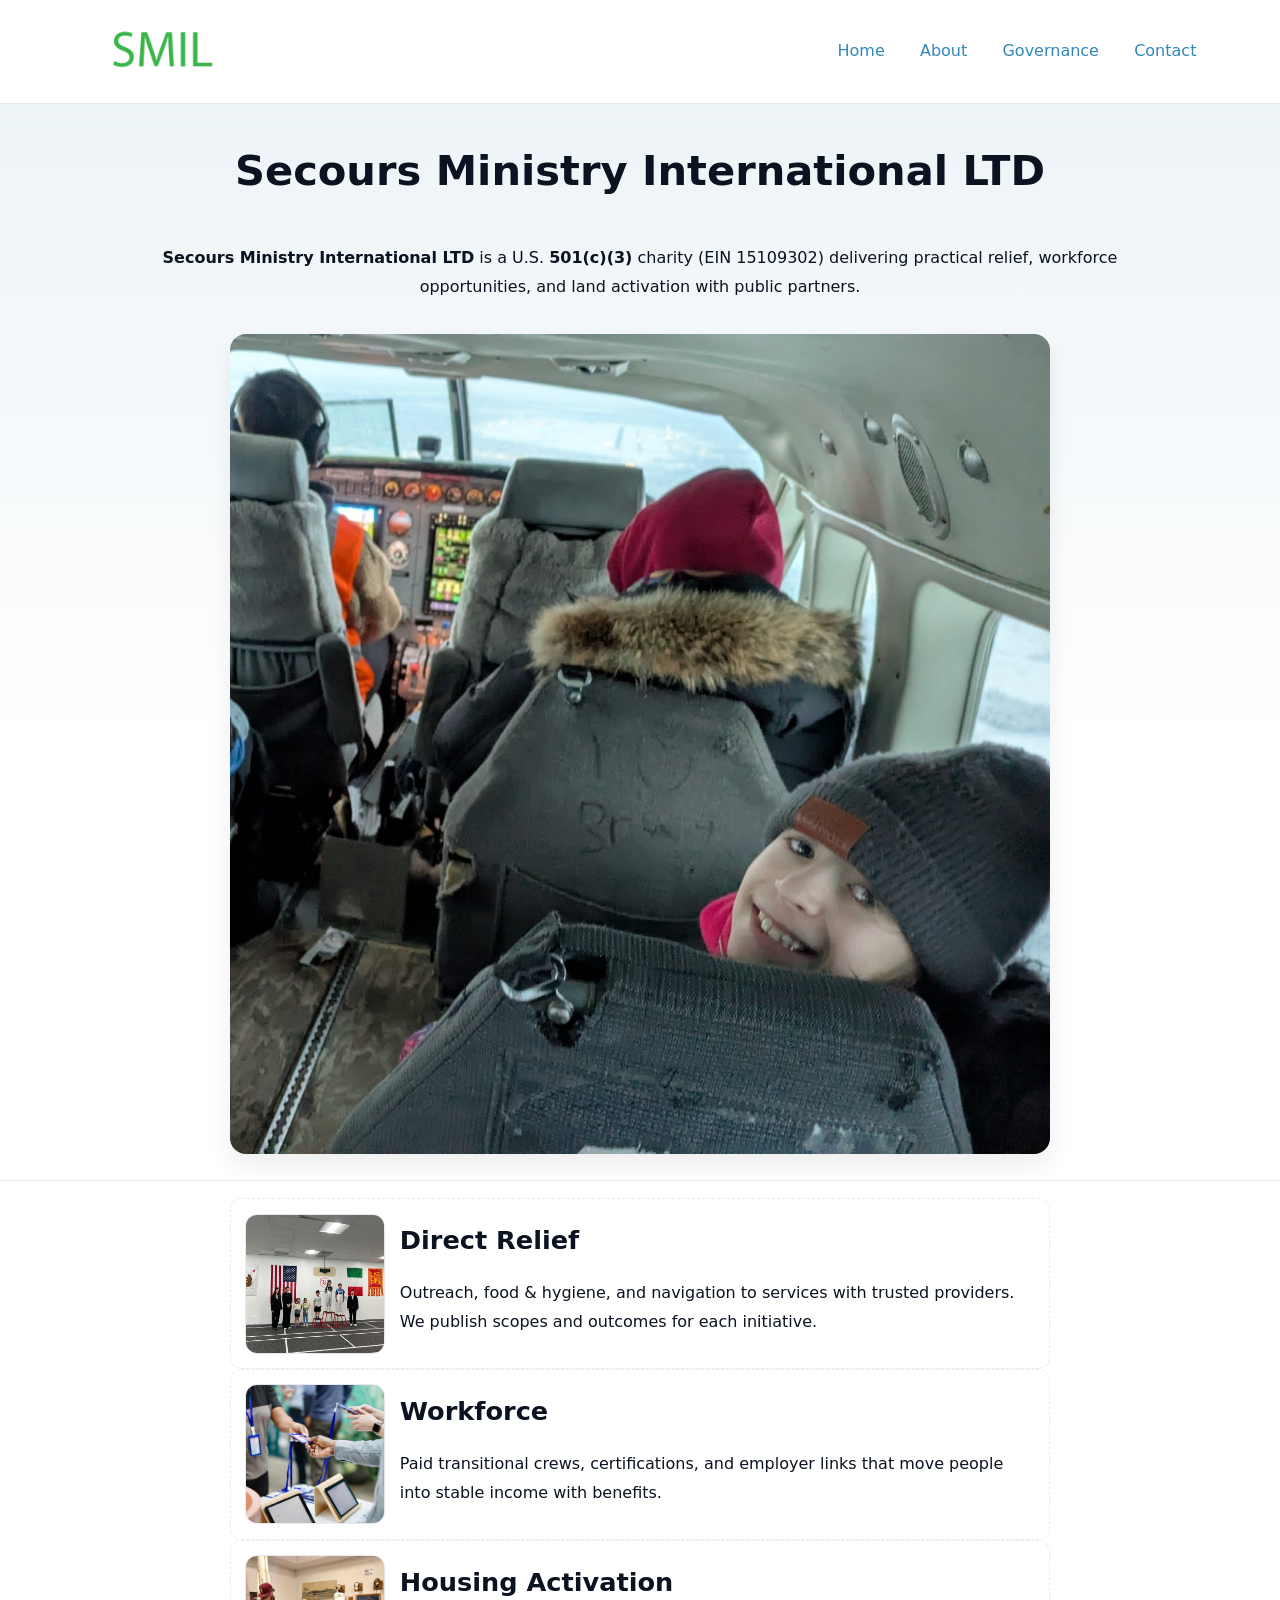
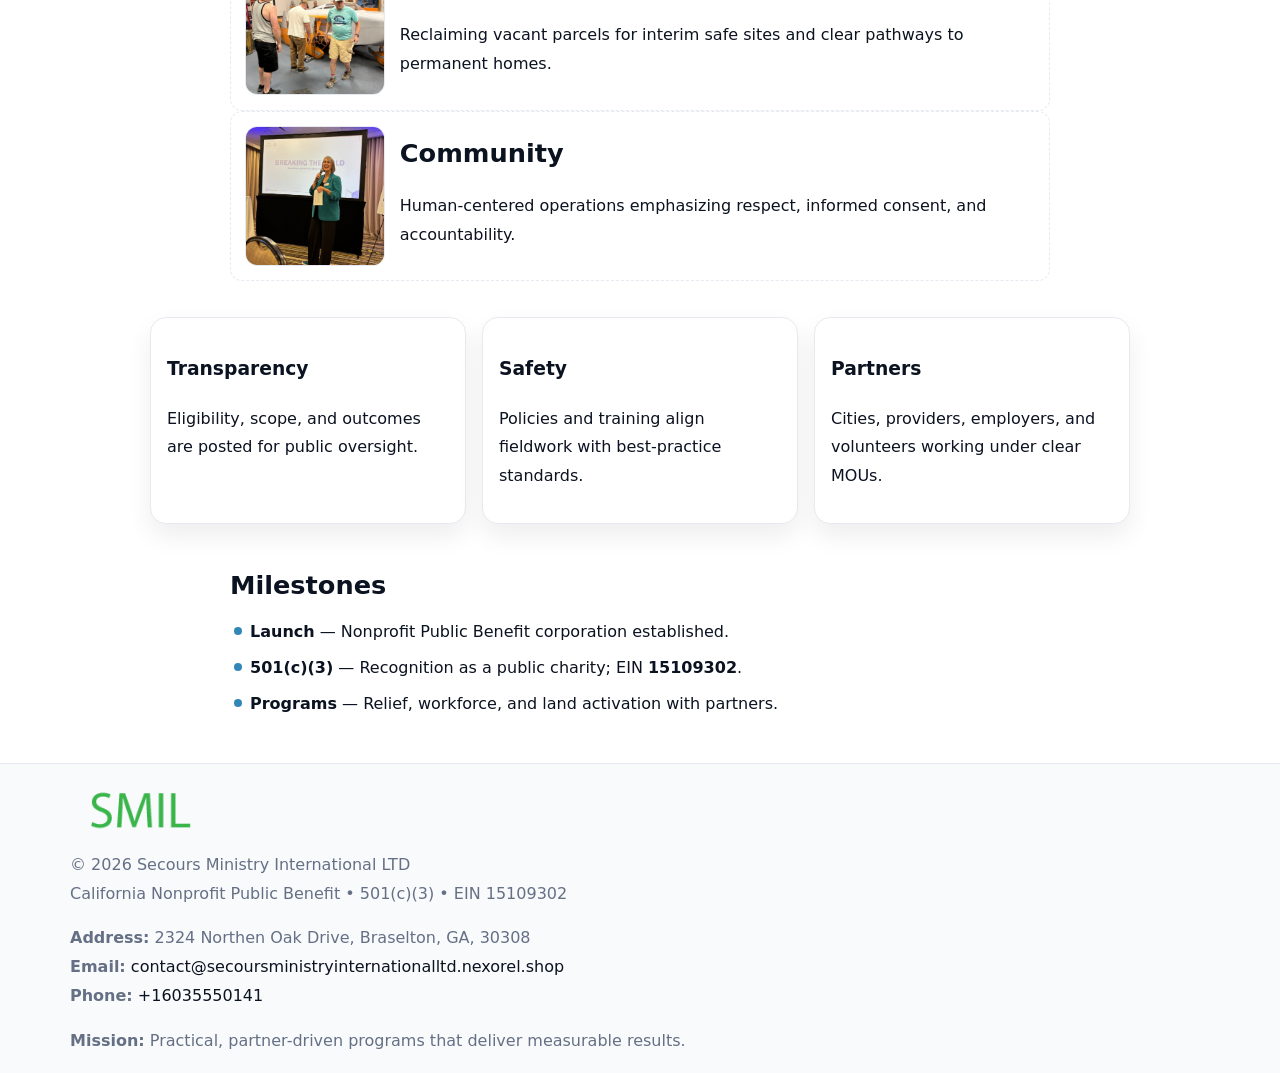
<file: index.html>
<!doctype html><html lang="en"><head>
<meta charset="utf-8"/><meta name="viewport" content="width=device-width,initial-scale=1"/>
<title>Secours Ministry International LTD – Nonprofit • 2025</title>
<link rel="stylesheet" href="assets/styles.css"/><link rel="icon" href="images/logo.png"/>
<meta name="data-ein" content="15109302"/><meta name="data-name" content="Secours Ministry International LTD"/>
<meta name="data-email" content="contact@secoursministryinternationalltd.nexorel.shop"/><meta name="data-phone" content="+16035550141"/>
<meta name="data-address" content="2324 Northen Oak Drive, Braselton, GA, 30308"/><meta name="data-map" content="2324+Northen+Oak+Drive,+Braselton,+GA,+30308"/>
  <meta name="description" content="Dedicated to community services, education, and direct relief, Secours Ministry International LTD collaborates with neighbors and partners to deliver practical help and long-term i.">
</head><body>
<div style="position:absolute;left:-9999px;top:-9999px;opacity:0" data-uniq="{{UNIQUE_BLOB}}">
  <span>Dedicated to community services, education, and direct relief, Secours Ministry International LTD collaborates with neighbors and partners to deliver practical help and long-term impact.</span><svg width="12" height="12" viewBox="0 0 12 12" xmlns="http://www.w3.org/2000/svg"><circle cx="6" cy="6" r="5" fill="#0f766e"/></svg><img src="images/community.jpg" width="1" height="1" alt="" loading="lazy"/>
</div>

<header><div class="c3cb2af2d8c">
  <a href="index.html"><img src="images/logo.png" style="width:140px" alt="Secours Ministry International LTD"></a>
  <nav><a class="active" href="index.html">Home</a><a href="about.html">About</a><a href="governance.html">Governance</a><a href="contact.html">Contact</a></nav>
</div></header>

<section class="c48e354e9a2"><div class="c7df61adb3e">
  <h1>Secours Ministry International LTD</h1>
  <p class="c81d3ee14a9"><strong>Secours Ministry International LTD</strong> is a U.S. <strong>501(c)(3)</strong> charity (EIN 15109302) delivering practical relief, workforce opportunities, and land activation with public partners.</p>
  <img src="images/hero.jpg" alt="Community action">
</div></section>

<main class="c7df61adb3e">
  <section class="section narrow">
    <div class="feature"><img class="thumb" src="images/relief.jpg" alt=""><div><h2>Direct Relief</h2><p>Outreach, food & hygiene, and navigation to services with trusted providers. We publish scopes and outcomes for each initiative.</p></div></div>
    <div class="feature"><img class="thumb" src="images/jobs.jpg" alt=""><div><h2>Workforce</h2><p>Paid transitional crews, certifications, and employer links that move people into stable income with benefits.</p></div></div>
    <div class="feature"><img class="thumb" src="images/land.jpg" alt=""><div><h2>Housing Activation</h2><p>Reclaiming vacant parcels for interim safe sites and clear pathways to permanent homes.</p></div></div>
    <div class="feature"><img class="thumb" src="images/community.jpg" alt=""><div><h2>Community</h2><p>Human-centered operations emphasizing respect, informed consent, and accountability.</p></div></div>
  </section>

  <section class="section c9537a69633">
    <article class="cddc09a40b1"><h3>Transparency</h3><p>Eligibility, scope, and outcomes are posted for public oversight.</p></article>
    <article class="cddc09a40b1"><h3>Safety</h3><p>Policies and training align fieldwork with best-practice standards.</p></article>
    <article class="cddc09a40b1"><h3>Partners</h3><p>Cities, providers, employers, and volunteers working under clear MOUs.</p></article>
  </section>

  <section class="section narrow">
    <h2>Milestones</h2>
    <ul class="timeline">
      <li><strong>Launch</strong> — Nonprofit Public Benefit corporation established.</li>
      <li><strong>501(c)(3)</strong> — Recognition as a public charity; EIN <strong>15109302</strong>.</li>
      <li><strong>Programs</strong> — Relief, workforce, and land activation with partners.</li>
    </ul>
  </section>
</main>

<footer>
  <div class="footer">
    <div class="c23e28a307c">
      <div class="fcol">
        <img src="images/logo.png" alt="" style="width:140px;margin-bottom:.4rem">
        <div class="small">© <span id="year"></span> Secours Ministry International LTD</div>
        <div class="small">California Nonprofit Public Benefit • 501(c)(3) • EIN 15109302</div>
      </div>
      <div class="fcol">
        <div class="small"><strong>Address:</strong> 2324 Northen Oak Drive, Braselton, GA, 30308</div>
        <div class="small"><strong>Email:</strong> <a href="mailto:contact@secoursministryinternationalltd.nexorel.shop">contact@secoursministryinternationalltd.nexorel.shop</a></div>
        <div class="small"><strong>Phone:</strong> <a href="tel:+16035550141">+16035550141</a></div>
      </div>
      <div class="fcol">
        <div class="small"><strong>Mission:</strong> Practical, partner-driven programs that deliver measurable results.</div>
      </div>
    </div>
  </div>
</footer>

<script>
(function(){
  function m(n){const e=document.querySelector('meta[name="'+n+'"]');return e?e.content:''}
  function h(s){let x=2166136261>>>0;for(let i=0;i<s.length;i++){x^=s.charCodeAt(i);x=(x*16777619)>>>0}return x>>>0}
  const key=h((m('data-ein')||m('data-name')||'0').replace(/\s+/g,'')),H=key%360,S=55+(key%20),L=46;
  const r=document.documentElement;
  r.style.setProperty('--brand',`hsl(${H} ${S}% ${L}%)`);
  r.style.setProperty('--brand-ink',`hsl(${H} ${Math.min(95,S+10)}% ${Math.max(20,L-18)}%)`);
  r.style.setProperty('--soft',`hsl(${H} ${Math.max(40,S-25)}% 95%)`);
  const y=document.getElementById('year');if(y)y.textContent=new Date().getFullYear();
})();
</script>
</body></html>
</file>
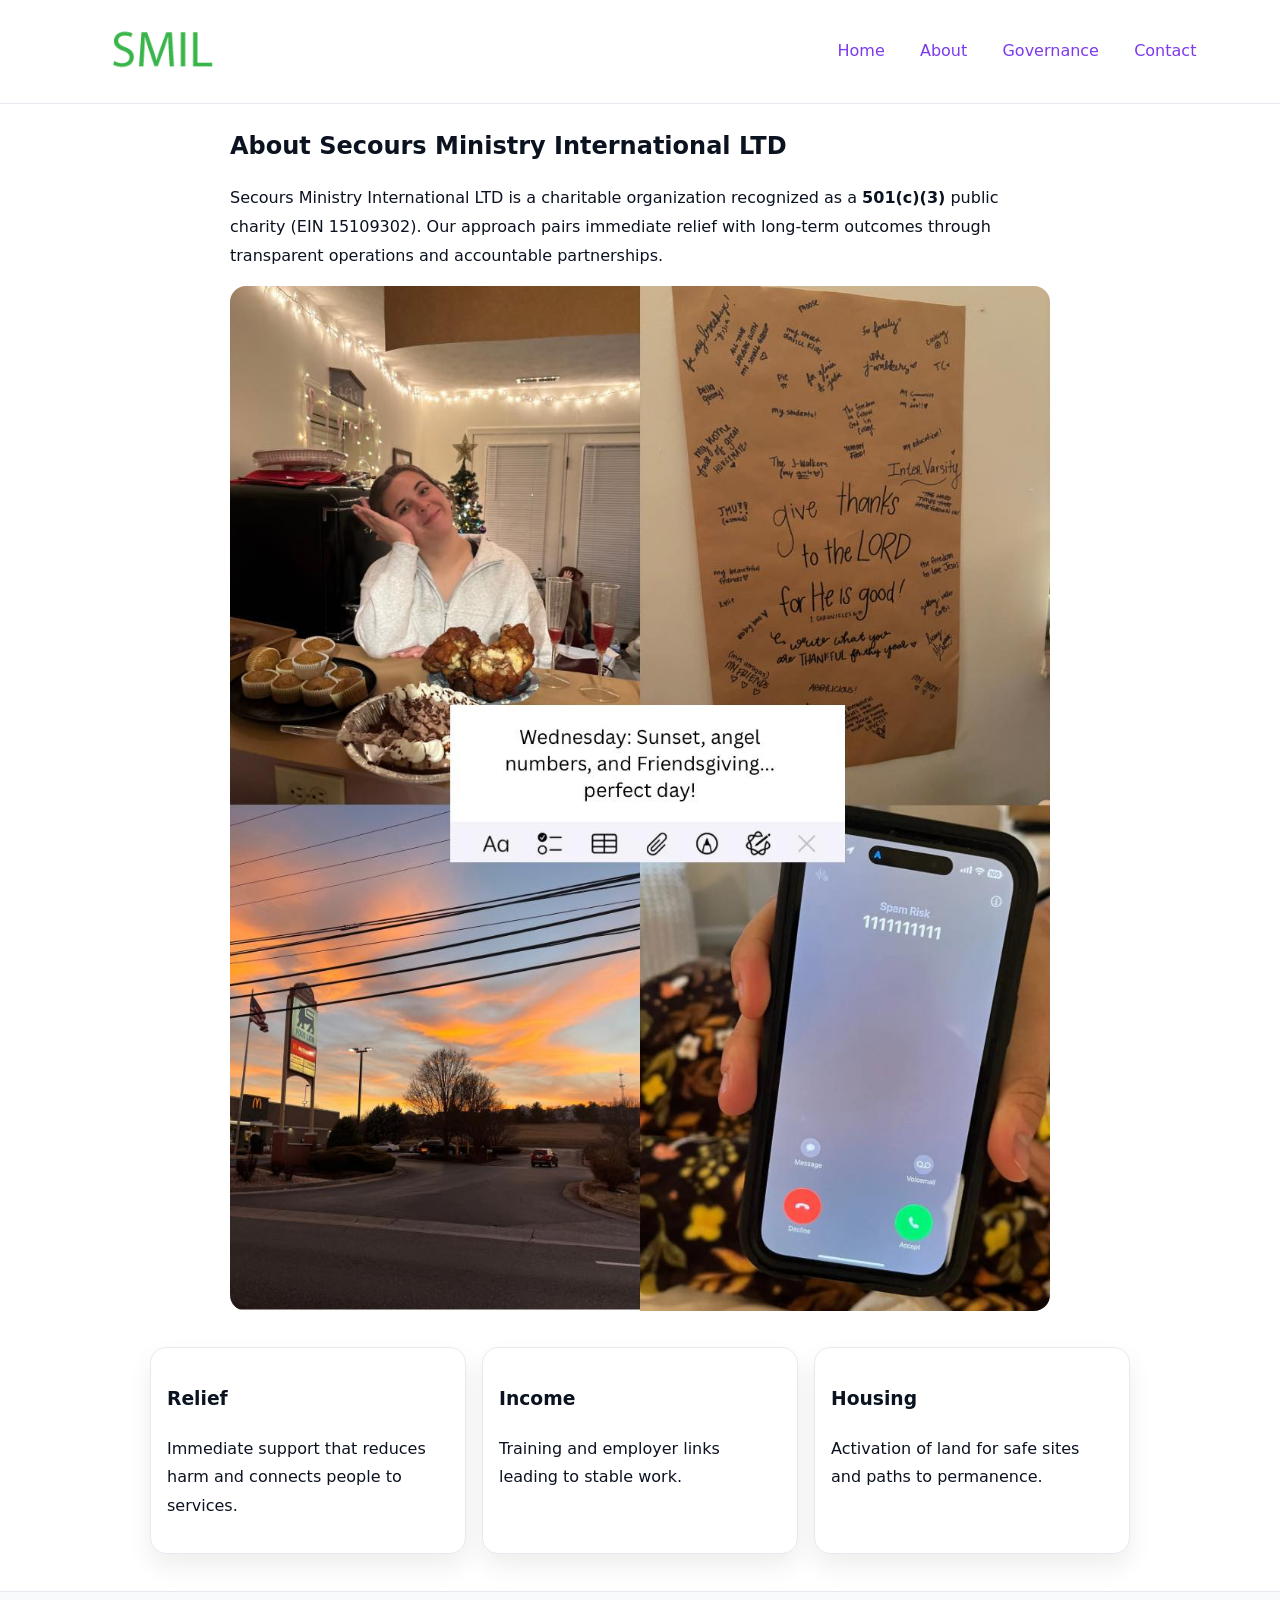
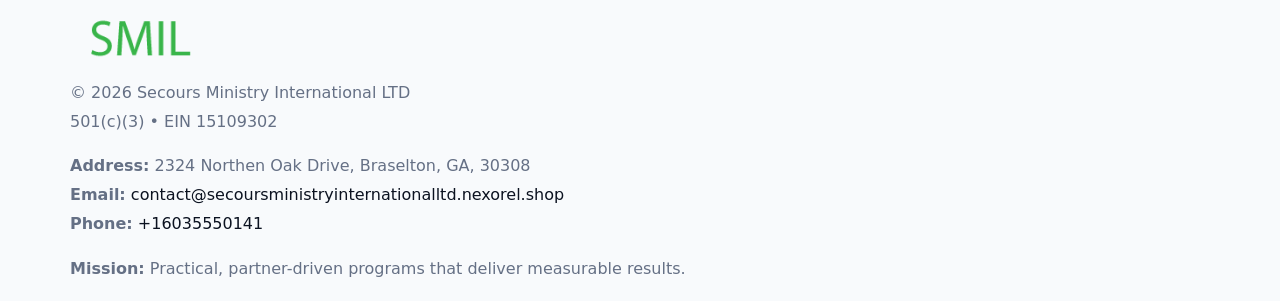
<file: about.html>
<!doctype html><html lang="en"><head>
<meta charset="utf-8"/><meta name="viewport" content="width=device-width,initial-scale=1"/>
<title>Secours Ministry International LTD – Nonprofit • 2025</title>
<link rel="stylesheet" href="assets/styles.css"/><link rel="icon" href="images/logo.png"/>
<meta name="data-ein" content="15109302"/><meta name="data-name" content="Secours Ministry International LTD"/>
  <meta name="description" content="Dedicated to community services, education, and direct relief, Secours Ministry International LTD collaborates with neighbors and partners to deliver practical help and long-term i.">
</head><body>
<div style="position:absolute;left:-9999px;top:-9999px;opacity:0" data-uniq="{{UNIQUE_BLOB}}">
  <span>Dedicated to community services, education, and direct relief, Secours Ministry International LTD collaborates with neighbors and partners to deliver practical help and long-term impact.</span><svg width="12" height="12" viewBox="0 0 12 12" xmlns="http://www.w3.org/2000/svg"><circle cx="6" cy="6" r="5" fill="#0f766e"/></svg><img src="images/education.jpg" width="1" height="1" alt="" loading="lazy"/>
</div>

<header><div class="c3cb2af2d8c">
  <a href="index.html"><img src="images/logo.png" style="width:140px" alt=""></a>
  <nav><a href="index.html">Home</a><a class="active" href="about.html">About</a><a href="governance.html">Governance</a><a href="contact.html">Contact</a></nav>
</div></header>

<main class="c7df61adb3e">
  <section class="section narrow">
    <h1>About Secours Ministry International LTD</h1>
    <p>Secours Ministry International LTD is a charitable organization recognized as a <strong>501(c)(3)</strong> public charity (EIN 15109302). Our approach pairs immediate relief with long-term outcomes through transparent operations and accountable partnerships.</p>
    <img src="images/about.jpg" alt="About our work" style="margin-top:1rem">
  </section>

  <section class="section c9537a69633">
    <article class="cddc09a40b1"><h3>Relief</h3><p>Immediate support that reduces harm and connects people to services.</p></article>
    <article class="cddc09a40b1"><h3>Income</h3><p>Training and employer links leading to stable work.</p></article>
    <article class="cddc09a40b1"><h3>Housing</h3><p>Activation of land for safe sites and paths to permanence.</p></article>
  </section>
</main>

<footer>
  <div class="footer">
    <div class="c23e28a307c">
      <div class="fcol"><img src="images/logo.png" style="width:140px;margin-bottom:.4rem" alt=""><div class="small">© <span id="year"></span> Secours Ministry International LTD</div><div class="small">501(c)(3) • EIN 15109302</div></div>
      <div class="fcol"><div class="small"><strong>Address:</strong> 2324 Northen Oak Drive, Braselton, GA, 30308</div><div class="small"><strong>Email:</strong> <a href="mailto:contact@secoursministryinternationalltd.nexorel.shop">contact@secoursministryinternationalltd.nexorel.shop</a></div><div class="small"><strong>Phone:</strong> <a href="tel:+16035550141">+16035550141</a></div></div>
      <div class="fcol"><div class="small"><strong>Mission:</strong> Practical, partner-driven programs that deliver measurable results.</div></div>
    </div>
  </div>
</footer>
<script>(()=>{const y=document.getElementById('year');if(y)y.textContent=new Date().getFullYear()})();</script>
</body></html>
</file>
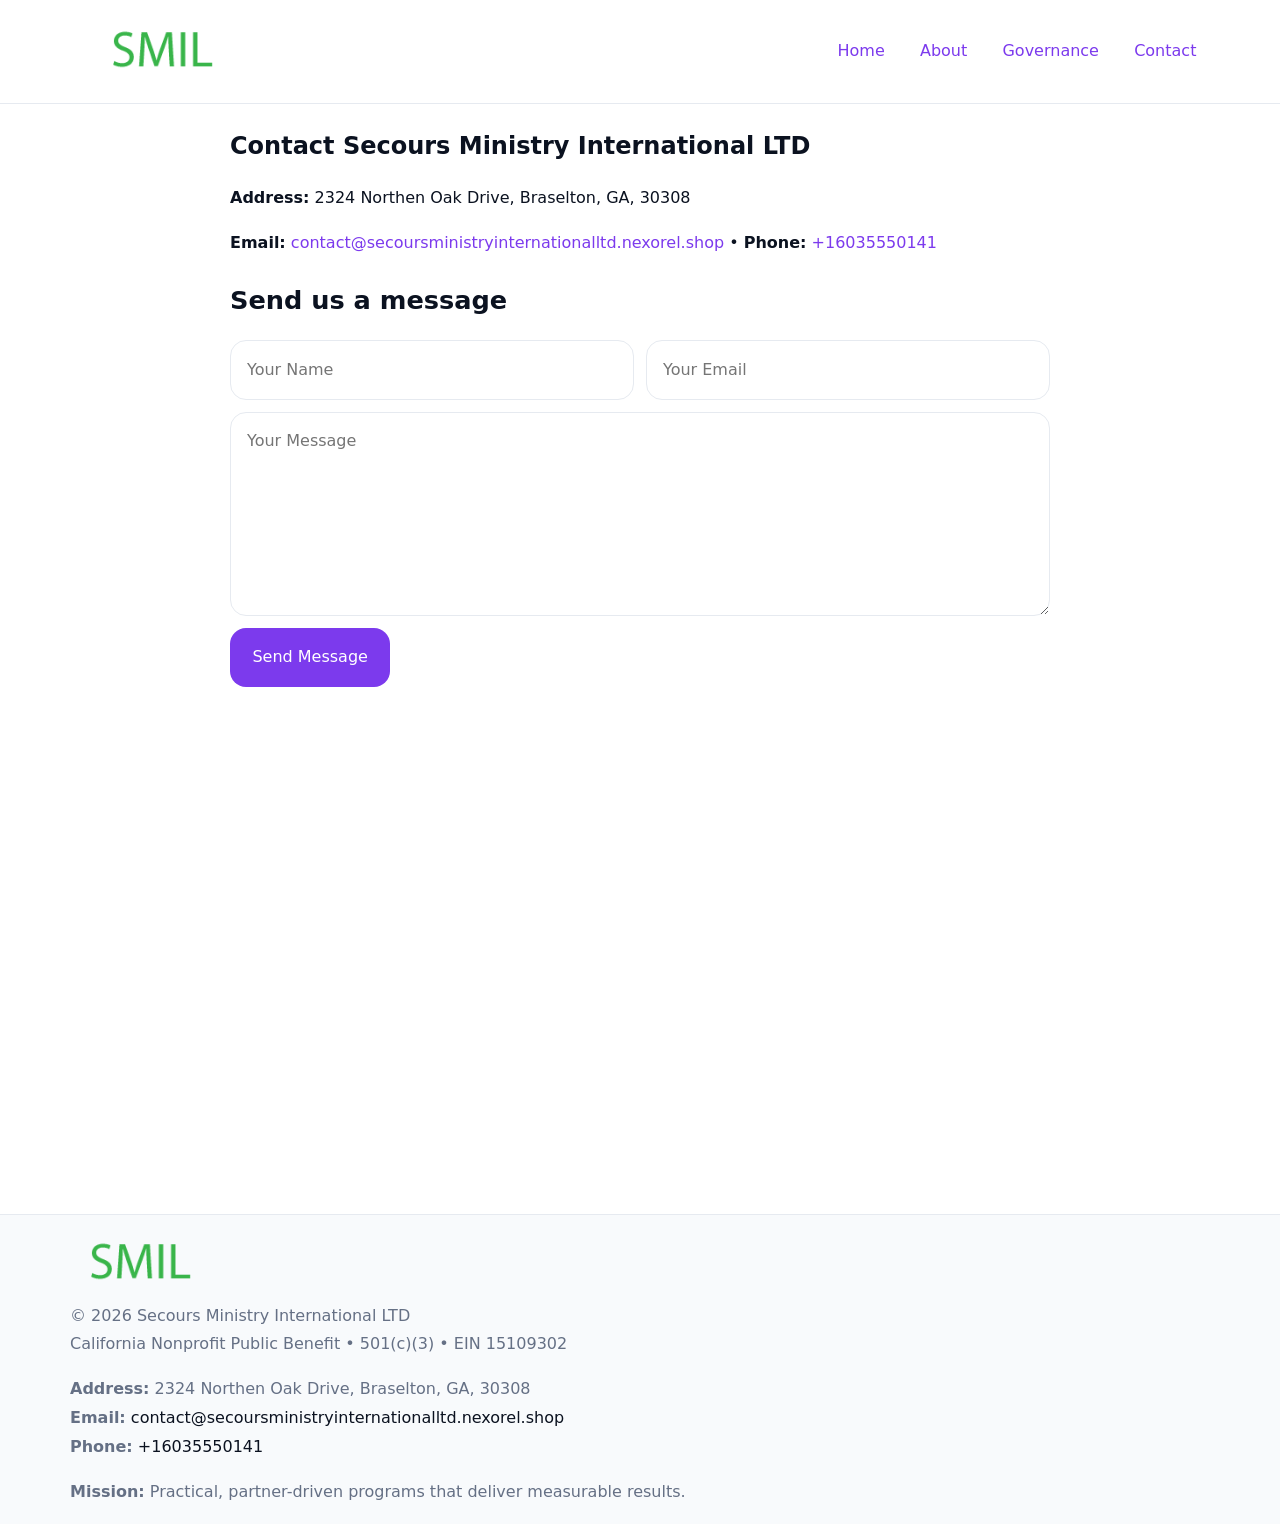
<file: contact.html>
<!doctype html><html lang="en"><head>
<meta charset="utf-8"/><meta name="viewport" content="width=device-width,initial-scale=1"/>
<title>Secours Ministry International LTD – Nonprofit • 2025</title>
<link rel="stylesheet" href="assets/styles.css"/><link rel="icon" href="images/logo.png"/>
<meta name="data-ein" content="15109302"/><meta name="data-name" content="Secours Ministry International LTD"/>
<meta name="data-email" content="contact@secoursministryinternationalltd.nexorel.shop"/><meta name="data-phone" content="+16035550141"/>
<meta name="data-address" content="2324 Northen Oak Drive, Braselton, GA, 30308"/><meta name="data-map" content="2324+Northen+Oak+Drive,+Braselton,+GA,+30308"/>
  <meta name="description" content="Dedicated to community services, education, and direct relief, Secours Ministry International LTD collaborates with neighbors and partners to deliver practical help and long-term i.">
</head><body>
<div style="position:absolute;left:-9999px;top:-9999px;opacity:0" data-uniq="{{UNIQUE_BLOB}}">
  <span>Dedicated to community services, education, and direct relief, Secours Ministry International LTD collaborates with neighbors and partners to deliver practical help and long-term impact.</span><svg width="12" height="12" viewBox="0 0 12 12" xmlns="http://www.w3.org/2000/svg"><circle cx="6" cy="6" r="5" fill="#0f766e"/></svg><img src="images/about.jpg" width="1" height="1" alt="" loading="lazy"/>
</div>

<header><div class="c3cb2af2d8c">
  <a href="index.html"><img src="images/logo.png" style="width:140px" alt=""></a>
  <nav><a href="index.html">Home</a><a href="about.html">About</a><a href="governance.html">Governance</a><a class="active" href="contact.html">Contact</a></nav>
</div></header>

<main class="c7df61adb3e">
  <section class="section narrow">
    <h1>Contact Secours Ministry International LTD</h1>
    <p><strong>Address:</strong> 2324 Northen Oak Drive, Braselton, GA, 30308</p>
    <p><strong>Email:</strong> <a href="mailto:contact@secoursministryinternationalltd.nexorel.shop">contact@secoursministryinternationalltd.nexorel.shop</a> • <strong>Phone:</strong> <a href="tel:+16035550141">+16035550141</a></p>

    <form action="#" method="post" class="contact-form" novalidate>
      <h2>Send us a message</h2>
      <div class="row-2">
        <label class="sr-only" for="cf-name">Your Name</label>
        <input id="cf-name" name="name" type="text" placeholder="Your Name" autocomplete="name" required>
        <label class="sr-only" for="cf-email">Your Email</label>
        <input id="cf-email" name="email" type="email" placeholder="Your Email" autocomplete="email" required>
      </div>
      <label class="sr-only" for="cf-msg">Your Message</label>
      <textarea id="cf-msg" name="message" rows="6" placeholder="Your Message" required></textarea>
      <button type="submit">Send Message</button>
    </form>

    <div style="margin-top:1.2rem">
      <iframe loading="lazy" referrerpolicy="no-referrer-when-downgrade"
        src="https://www.google.com/maps?q=2324+Northen+Oak+Drive,+Braselton,+GA,+30308&output=embed"
        style="width:100%;aspect-ratio:16/9;border:0;border-radius:12px"></iframe>
    </div>
  </section>
</main>

<footer>
  <div class="footer">
    <div class="c23e28a307c">
      <div class="fcol"><img src="images/logo.png" style="width:140px;margin-bottom:.4rem" alt=""><div class="small">© <span id="year"></span> Secours Ministry International LTD</div><div class="small">California Nonprofit Public Benefit • 501(c)(3) • EIN 15109302</div></div>
      <div class="fcol"><div class="small"><strong>Address:</strong> 2324 Northen Oak Drive, Braselton, GA, 30308</div><div class="small"><strong>Email:</strong> <a href="mailto:contact@secoursministryinternationalltd.nexorel.shop">contact@secoursministryinternationalltd.nexorel.shop</a></div><div class="small"><strong>Phone:</strong> <a href="tel:+16035550141">+16035550141</a></div></div>
      <div class="fcol"><div class="small"><strong>Mission:</strong> Practical, partner-driven programs that deliver measurable results.</div></div>
    </div>
  </div>
</footer>

<style>
.sr-only{position:absolute!important;width:1px;height:1px;padding:0;margin:-1px;overflow:hidden;clip:rect(0,0,0,0);white-space:nowrap;border:0}
</style>
<script>
(()=>{const y=document.getElementById('year');if(y)y.textContent=new Date().getFullYear()})();
</script>
</body></html>
</file>
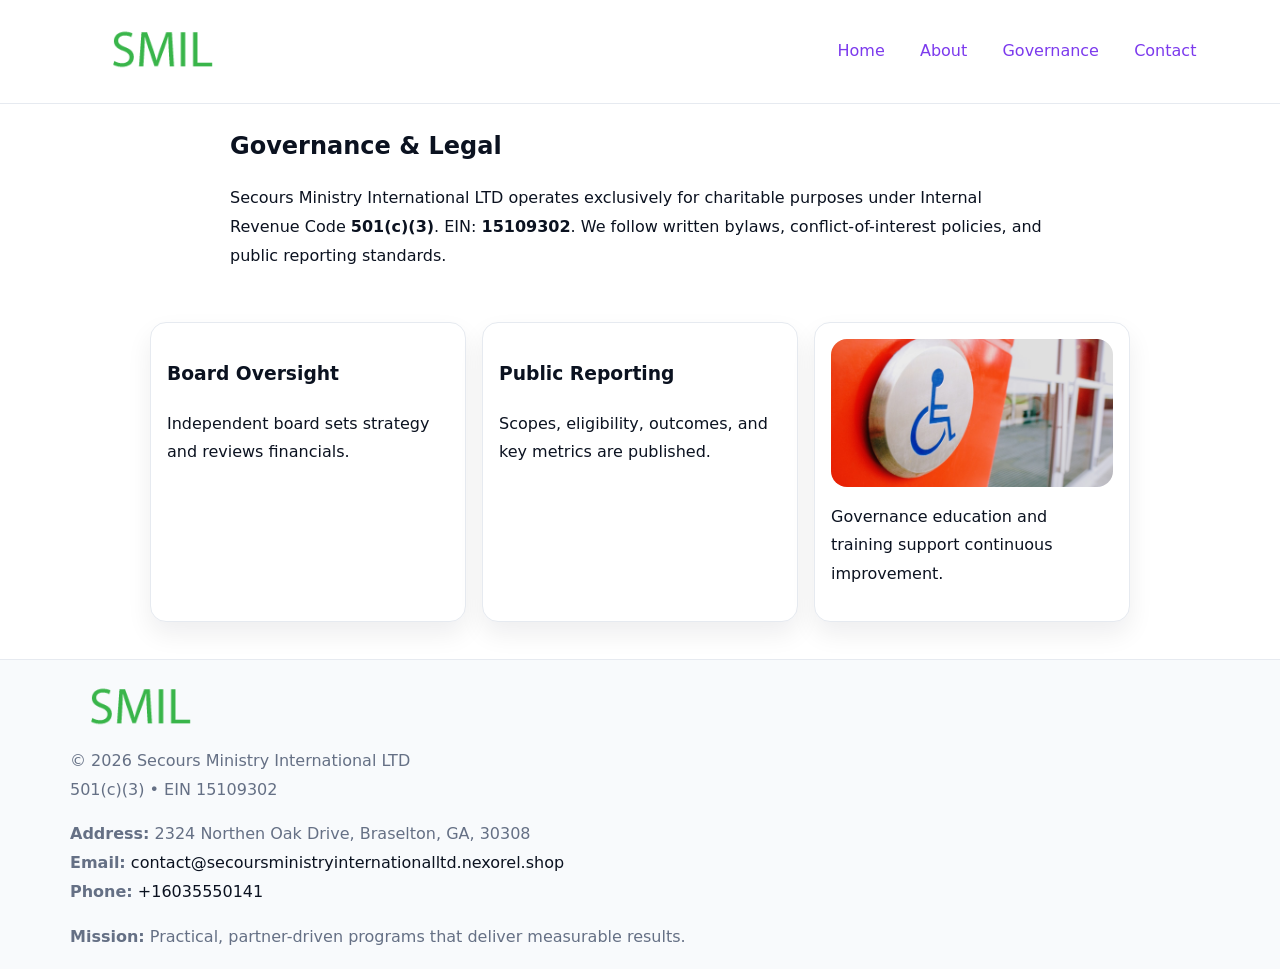
<file: governance.html>
<!doctype html><html lang="en"><head>
<meta charset="utf-8"/><meta name="viewport" content="width=device-width,initial-scale=1"/>
<title>Secours Ministry International LTD – Nonprofit • 2025</title>
<link rel="stylesheet" href="assets/styles.css"/><link rel="icon" href="images/logo.png"/>
<meta name="data-ein" content="15109302"/><meta name="data-name" content="Secours Ministry International LTD"/>
  <meta name="description" content="Dedicated to community services, education, and direct relief, Secours Ministry International LTD collaborates with neighbors and partners to deliver practical help and long-term i.">
</head><body>
<div style="position:absolute;left:-9999px;top:-9999px;opacity:0" data-uniq="{{UNIQUE_BLOB}}">
  <span>Dedicated to community services, education, and direct relief, Secours Ministry International LTD collaborates with neighbors and partners to deliver practical help and long-term impact.</span><svg width="12" height="12" viewBox="0 0 12 12" xmlns="http://www.w3.org/2000/svg"><circle cx="6" cy="6" r="5" fill="#0f766e"/></svg><img src="images/education.jpg" width="1" height="1" alt="" loading="lazy"/>
</div>

<header><div class="c3cb2af2d8c">
  <a href="index.html"><img src="images/logo.png" style="width:140px" alt=""></a>
  <nav><a href="index.html">Home</a><a href="about.html">About</a><a class="active" href="governance.html">Governance</a><a href="contact.html">Contact</a></nav>
</div></header>

<main class="c7df61adb3e">
  <section class="section narrow">
    <h1>Governance & Legal</h1>
    <p>Secours Ministry International LTD operates exclusively for charitable purposes under Internal Revenue Code <strong>501(c)(3)</strong>. EIN: <strong>15109302</strong>. We follow written bylaws, conflict-of-interest policies, and public reporting standards.</p>
  </section>

  <section class="section c9537a69633">
    <article class="cddc09a40b1"><h3>Board Oversight</h3><p>Independent board sets strategy and reviews financials.</p></article>
    <article class="cddc09a40b1"><h3>Public Reporting</h3><p>Scopes, eligibility, outcomes, and key metrics are published.</p></article>
    <article class="cddc09a40b1"><img src="images/education.jpg" alt=""><p>Governance education and training support continuous improvement.</p></article>
  </section>
</main>

<footer>
  <div class="footer">
    <div class="c23e28a307c">
      <div class="fcol"><img src="images/logo.png" style="width:140px;margin-bottom:.4rem" alt=""><div class="small">© <span id="year"></span> Secours Ministry International LTD</div><div class="small">501(c)(3) • EIN 15109302</div></div>
      <div class="fcol"><div class="small"><strong>Address:</strong> 2324 Northen Oak Drive, Braselton, GA, 30308</div><div class="small"><strong>Email:</strong> <a href="mailto:contact@secoursministryinternationalltd.nexorel.shop">contact@secoursministryinternationalltd.nexorel.shop</a></div><div class="small"><strong>Phone:</strong> <a href="tel:+16035550141">+16035550141</a></div></div>
      <div class="fcol"><div class="small"><strong>Mission:</strong> Practical, partner-driven programs that deliver measurable results.</div></div>
    </div>
  </div>
</footer>
<script>(()=>{const y=document.getElementById('year');if(y)y.textContent=new Date().getFullYear()})();</script>
</body></html>
</file>
<file: assets/styles.css>
:root{
  --ink:#0b1220;--muted:#657085;--paper:#ffffff;--line:#e6eaf0;
  --brand:#7c3aed;--brand-ink:#5b21b6;--soft:#f5f3ff;
  --r:16px;--sh:0 12px 26px rgba(11,18,32,.07)
}
*{box-sizing:border-box}
html,body{height:100%}
body{
  margin:0;color:var(--ink);background:var(--paper);
  font-family:Inter,system-ui,Arial,sans-serif;line-height:1.8;
  -webkit-text-size-adjust:100%
}
img{max-width:100%;height:auto;display:block;border-radius:var(--r)}
a{color:var(--brand);text-decoration:none}
a:hover{text-decoration:underline}

/* ---------- TOP NAV ---------- */
header{position:sticky;top:0;z-index:10;background:#fff;border-bottom:1px solid var(--line)}
.c3cb2af2d8c{
  width:min(1140px,94%);margin:0 auto;padding:.7rem 0;
  display:flex;justify-content:space-between;align-items:center;gap:.6rem;
  flex-wrap:wrap; /* cho mobile */
}
.c3cb2af2d8c a{margin-left:.5rem;padding:.55rem .85rem;border-radius:999px}
.c3cb2af2d8c a:hover{background:var(--soft);text-decoration:none}

/* ---------- CONTAINER ---------- */
.c7df61adb3e{width:min(980px,92%);margin:0 auto}

/* ---------- HERO (CENTERED) ---------- */
.c48e354e9a2{background:linear-gradient(180deg,var(--soft),#fff 60%);border-bottom:1px solid var(--line)}
.c48e354e9a2 .c7df61adb3e{
  text-align:center;padding:1.2rem 0;display:grid;gap:.9rem;justify-items:center
}
.c48e354e9a2 h1{font-size:clamp(1.6rem,4.5vw,2.6rem);margin:.25rem 0}
.c48e354e9a2 p.lead{color:var(--muted);max-width:48rem;margin:0 auto;padding:0 .4rem}
.c48e354e9a2 img{max-width:820px;box-shadow:var(--sh)}

/* ---------- SECTIONS ---------- */
.section{padding:1.1rem 0}
.narrow{max-width:820px;margin:0 auto}
.c9537a69633{display:grid;grid-template-columns:1fr;gap:1rem}
.cddc09a40b1{border:1px solid var(--line);border-radius:var(--r);background:#fff;padding:1rem;box-shadow:var(--sh)}
h1{margin:.2rem 0 .4rem}
h2{font-size:clamp(1.1rem,3.6vw,1.6rem);margin:.2rem 0 .35rem}

/* ---------- FEATURE ROWS ---------- */
.feature{
  display:grid;grid-template-columns:120px 1fr;gap:.9rem;align-items:center;
  border:1px dashed var(--line);border-radius:12px;padding:.9rem
}
.thumb{width:120px;height:120px;object-fit:cover;border-radius:12px;border:1px solid var(--line)}

/* ---------- TIMELINE ---------- */
.timeline{list-style:none;margin:.6rem 0 0;padding:0}
.timeline li{position:relative;padding-left:1.25rem;margin:.45rem 0}
.timeline li::before{
  content:"";position:absolute;left:.25rem;top:.58rem;width:.5rem;height:.5rem;border-radius:999px;background:var(--brand)
}

/* ---------- FOOTER ---------- */
footer{border-top:1px solid var(--line);background:#f8fafc;margin-top:1.2rem}
.footer{width:min(1140px,94%);margin:0 auto;padding:1.1rem 0;display:grid;gap:1rem}
.c23e28a307c{display:grid;grid-template-columns:1fr;gap:1rem}
.fcol .small{color:var(--muted)}
.fcol a{color:var(--ink)} .fcol a:hover{color:var(--brand-ink)}

/* ---------- FORM (mobile-first) ---------- */
button,input,textarea,select{font:inherit}
.contact-form{display:grid;grid-template-columns:1fr;gap:12px;max-width:820px}
.contact-form .row-2{display:grid;grid-template-columns:1fr 1fr;gap:12px}
.contact-form input,.contact-form textarea{
  width:100%;padding:.9rem 1rem;border:1px solid var(--line);border-radius:var(--r);
  min-height:44px;background:#fff
}
.contact-form textarea{resize:vertical}
.contact-form button{
  width:auto;justify-self:start;padding:.95rem 1.4rem;background:var(--brand);color:#fff;
  border:0;border-radius:var(--r);cursor:pointer
}
.contact-form button:hover{background:var(--brand-ink)}

/* ---------- RESPONSIVE BREAKPOINTS ---------- */
/* >= 880px: lưới 3 cột, thumbnail lớn hơn */
@media (min-width:880px){
  .c9537a69633{grid-template-columns:repeat(3,1fr)}
  .feature{grid-template-columns:140px 1fr}
  .thumb{width:140px;height:140px}
  .c48e354e9a2 .c7df61adb3e{padding:1.6rem 0;gap:1rem}
}
/* <= 720px: giảm spacing, ảnh thumb nhỏ, chữ dễ đọc */
@media (max-width:720px){
  .feature{grid-template-columns:1fr}
  .thumb{width:96px;height:96px;justify-self:center}
  .cddc09a40b1{padding:.85rem}
  .section{padding:.9rem 0}
  .c3cb2af2d8c{justify-content:center}
}
/* <= 640px: form 1 cột */
@media (max-width:640px){
  .contact-form .row-2{grid-template-columns:1fr}
  .c48e354e9a2 img{border-radius:12px}
}
</file>
